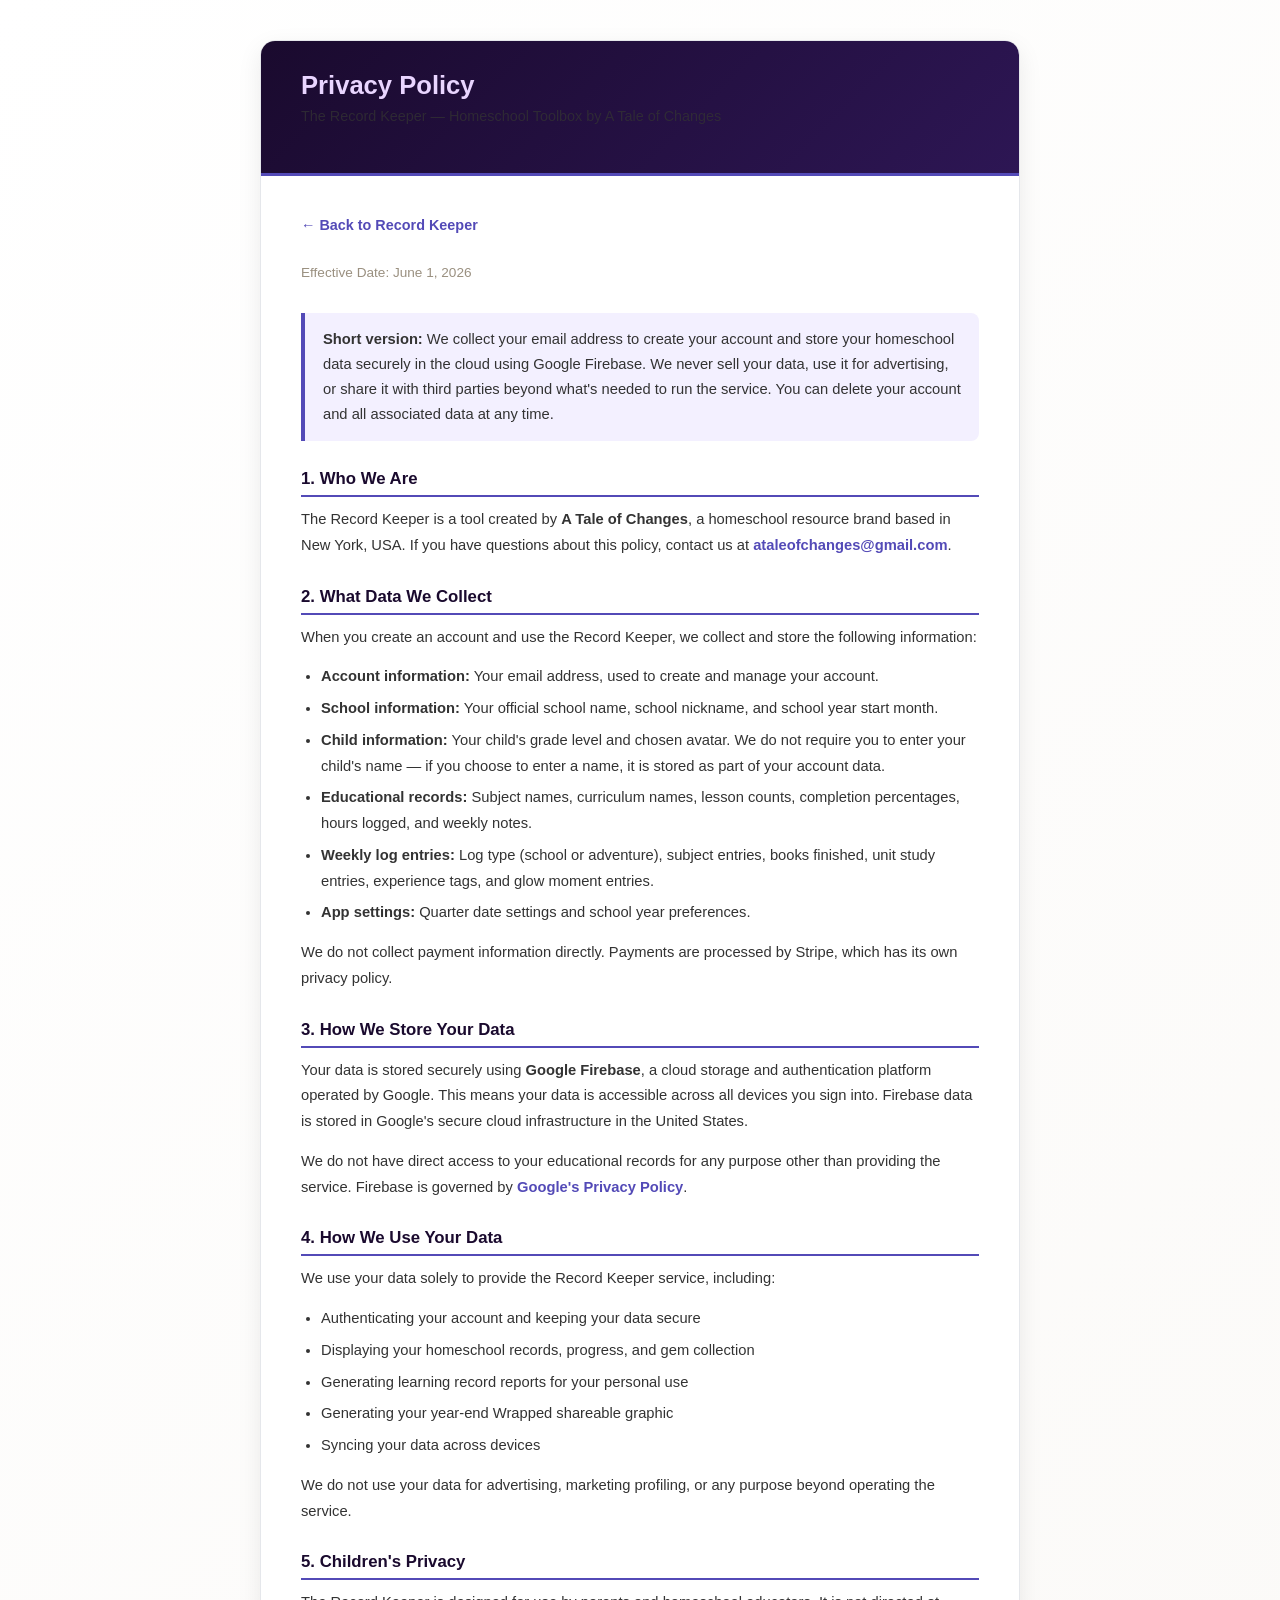
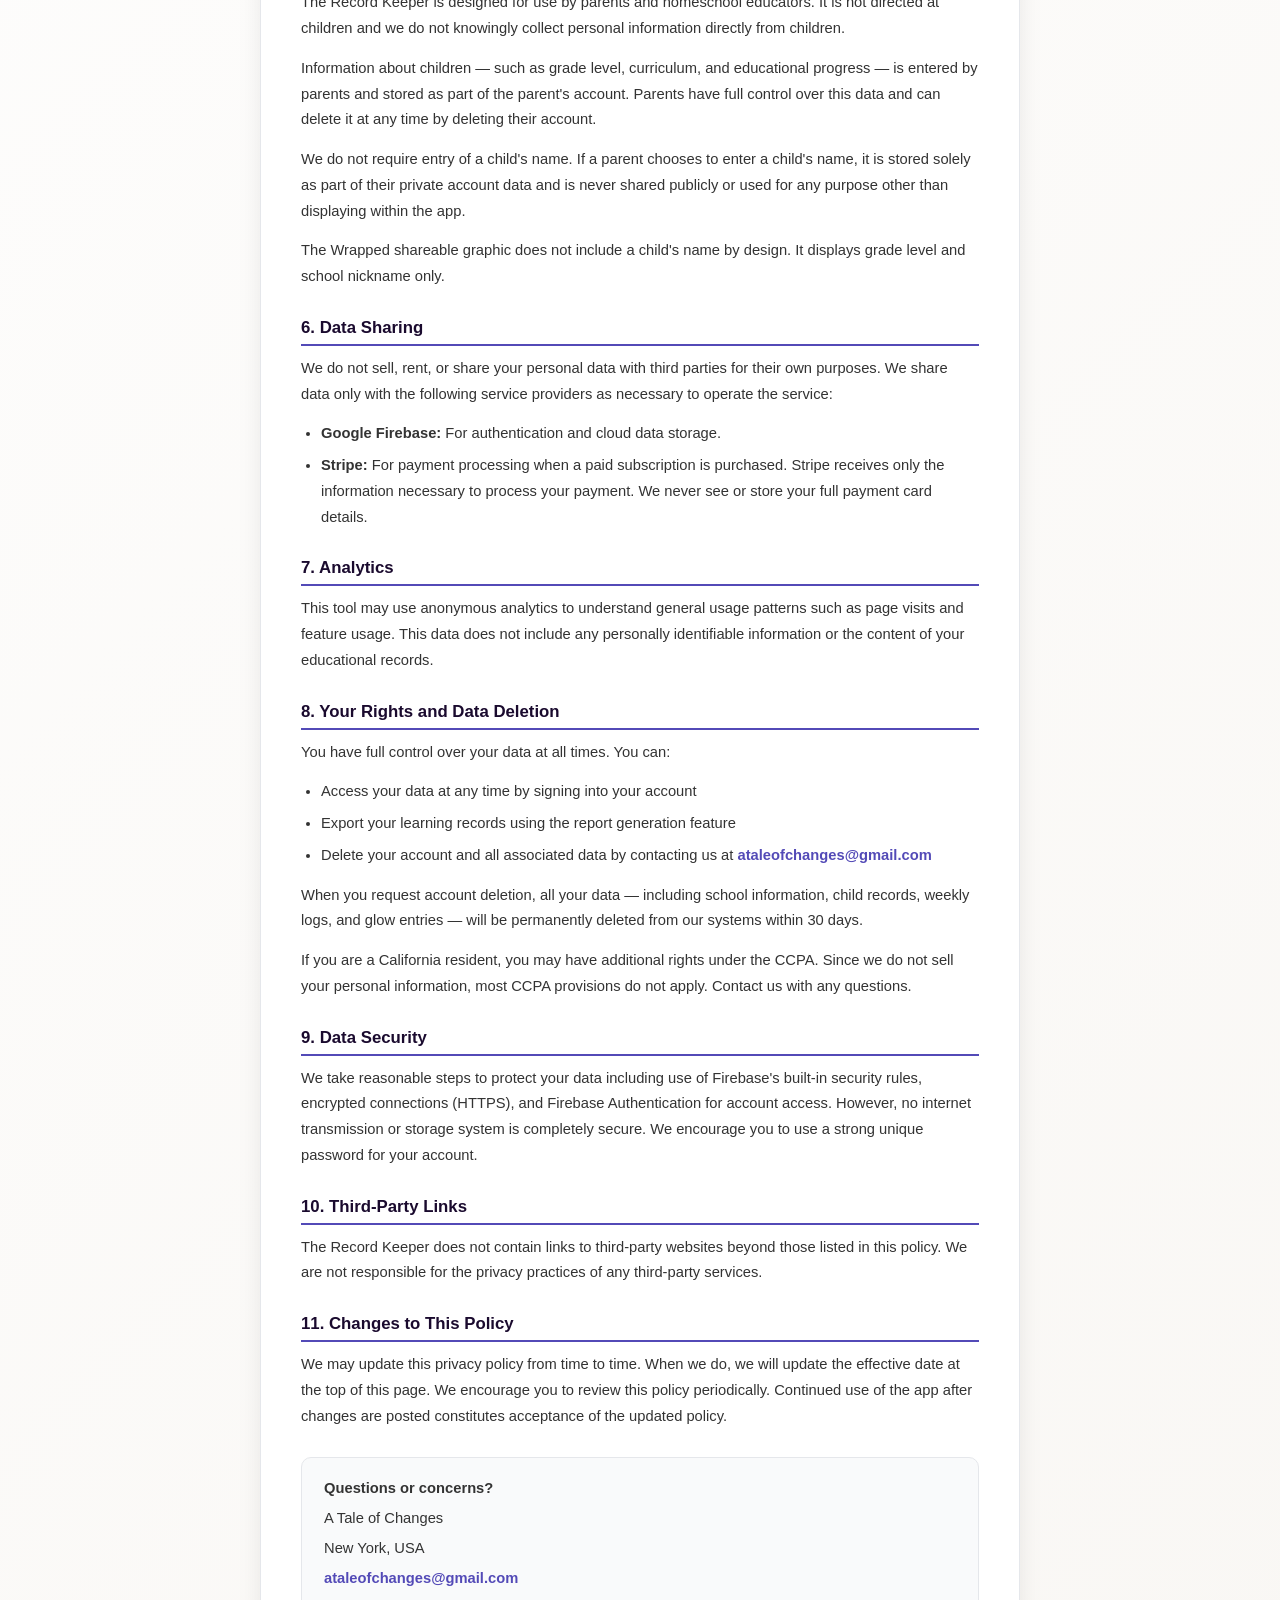
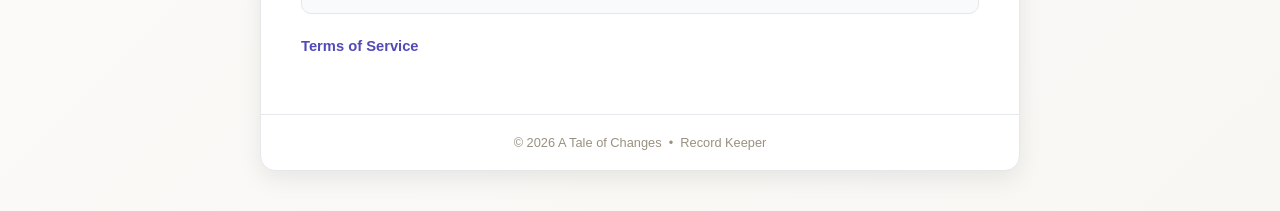
<file: privacy.html>
<!DOCTYPE html>
<html lang="en">
<head>
    <meta charset="UTF-8" />
    <meta name="viewport" content="width=device-width, initial-scale=1.0" />
    <title>Privacy Policy — The Record Keeper</title>
    <style>
        * { margin: 0; padding: 0; box-sizing: border-box; }
        body {
            font-family: 'Segoe UI', 'Trebuchet MS', sans-serif;
            background: linear-gradient(135deg, #ffffff 0%, #f9f7f4 100%);
            min-height: 100vh;
            padding: 40px 20px;
            color: #1a0a2e;
        }
        .container {
            max-width: 760px;
            margin: 0 auto;
            background: #fff;
            border-radius: 15px;
            box-shadow: 0 8px 24px rgba(0,0,0,0.08);
            border: 1px solid #e5e7eb;
            overflow: hidden;
        }
        header {
            background: linear-gradient(135deg, #1a0a2e 0%, #2d1654 100%);
            color: #e9d5ff;
            padding: 30px 40px;
            border-bottom: 3px solid #534AB7;
        }
        header h1 { font-size: 1.6em; font-weight: 700; margin-bottom: 4px; }
        header p { font-size: 0.9em; opacity: 0.75; }
        .content { padding: 40px; }
        .back-link {
            display: inline-block;
            margin-bottom: 28px;
            color: #534AB7;
            text-decoration: none;
            font-size: 0.9em;
            font-weight: 600;
        }
        .back-link:hover { text-decoration: underline; }
        .effective-date { font-size: 0.85em; color: #9a9080; margin-bottom: 28px; }
        h2 {
            font-size: 1.05em;
            font-weight: 700;
            color: #1a0a2e;
            margin-top: 28px;
            margin-bottom: 10px;
            padding-bottom: 6px;
            border-bottom: 2px solid #534AB7;
        }
        p { font-size: 0.92em; line-height: 1.75; color: #333; margin-bottom: 14px; }
        ul { margin: 0 0 14px 20px; }
        ul li { font-size: 0.92em; line-height: 1.75; color: #333; margin-bottom: 6px; }
        .highlight-box {
            background: #f3f0ff;
            border-left: 4px solid #534AB7;
            border-radius: 0 8px 8px 0;
            padding: 14px 18px;
            margin-bottom: 20px;
            font-size: 0.92em;
            color: #333;
            line-height: 1.7;
        }
        .contact-block {
            background: #f9fafb;
            border-radius: 10px;
            border: 1px solid #e5e7eb;
            padding: 18px 22px;
            margin-top: 28px;
        }
        .contact-block p { margin-bottom: 4px; }
        .contact-block a { color: #534AB7; text-decoration: none; font-weight: 600; }
        .contact-block a:hover { text-decoration: underline; }
        a { color: #534AB7; text-decoration: none; font-weight: 600; }
        a:hover { text-decoration: underline; }
        footer {
            text-align: center;
            padding: 20px 40px;
            font-size: 0.8em;
            color: #9a9080;
            border-top: 1px solid #e5e7eb;
        }
    </style>
</head>
<body>
<div class="container">

    <header>
        <h1>Privacy Policy</h1>
        <p>The Record Keeper — Homeschool Toolbox by A Tale of Changes</p>
    </header>

    <div class="content">
        <a href="index.html" class="back-link">&larr; Back to Record Keeper</a>

        <p class="effective-date">Effective Date: June 1, 2026</p>

        <div class="highlight-box">
            <strong>Short version:</strong> We collect your email address to create your account and store your homeschool data securely in the cloud using Google Firebase. We never sell your data, use it for advertising, or share it with third parties beyond what's needed to run the service. You can delete your account and all associated data at any time.
        </div>

        <h2>1. Who We Are</h2>
        <p>The Record Keeper is a tool created by <strong>A Tale of Changes</strong>, a homeschool resource brand based in New York, USA. If you have questions about this policy, contact us at <a href="mailto:ataleofchanges@gmail.com">ataleofchanges@gmail.com</a>.</p>

        <h2>2. What Data We Collect</h2>
        <p>When you create an account and use the Record Keeper, we collect and store the following information:</p>
        <ul>
            <li><strong>Account information:</strong> Your email address, used to create and manage your account.</li>
            <li><strong>School information:</strong> Your official school name, school nickname, and school year start month.</li>
            <li><strong>Child information:</strong> Your child's grade level and chosen avatar. We do not require you to enter your child's name — if you choose to enter a name, it is stored as part of your account data.</li>
            <li><strong>Educational records:</strong> Subject names, curriculum names, lesson counts, completion percentages, hours logged, and weekly notes.</li>
            <li><strong>Weekly log entries:</strong> Log type (school or adventure), subject entries, books finished, unit study entries, experience tags, and glow moment entries.</li>
            <li><strong>App settings:</strong> Quarter date settings and school year preferences.</li>
        </ul>
        <p>We do not collect payment information directly. Payments are processed by Stripe, which has its own privacy policy.</p>

        <h2>3. How We Store Your Data</h2>
        <p>Your data is stored securely using <strong>Google Firebase</strong>, a cloud storage and authentication platform operated by Google. This means your data is accessible across all devices you sign into. Firebase data is stored in Google's secure cloud infrastructure in the United States.</p>
        <p>We do not have direct access to your educational records for any purpose other than providing the service. Firebase is governed by <a href="https://firebase.google.com/support/privacy" target="_blank">Google's Privacy Policy</a>.</p>

        <h2>4. How We Use Your Data</h2>
        <p>We use your data solely to provide the Record Keeper service, including:</p>
        <ul>
            <li>Authenticating your account and keeping your data secure</li>
            <li>Displaying your homeschool records, progress, and gem collection</li>
            <li>Generating learning record reports for your personal use</li>
            <li>Generating your year-end Wrapped shareable graphic</li>
            <li>Syncing your data across devices</li>
        </ul>
        <p>We do not use your data for advertising, marketing profiling, or any purpose beyond operating the service.</p>

        <h2>5. Children's Privacy</h2>
        <p>The Record Keeper is designed for use by parents and homeschool educators. It is not directed at children and we do not knowingly collect personal information directly from children.</p>
        <p>Information about children — such as grade level, curriculum, and educational progress — is entered by parents and stored as part of the parent's account. Parents have full control over this data and can delete it at any time by deleting their account.</p>
        <p>We do not require entry of a child's name. If a parent chooses to enter a child's name, it is stored solely as part of their private account data and is never shared publicly or used for any purpose other than displaying within the app.</p>
        <p>The Wrapped shareable graphic does not include a child's name by design. It displays grade level and school nickname only.</p>

        <h2>6. Data Sharing</h2>
        <p>We do not sell, rent, or share your personal data with third parties for their own purposes. We share data only with the following service providers as necessary to operate the service:</p>
        <ul>
            <li><strong>Google Firebase:</strong> For authentication and cloud data storage.</li>
            <li><strong>Stripe:</strong> For payment processing when a paid subscription is purchased. Stripe receives only the information necessary to process your payment. We never see or store your full payment card details.</li>
        </ul>

        <h2>7. Analytics</h2>
        <p>This tool may use anonymous analytics to understand general usage patterns such as page visits and feature usage. This data does not include any personally identifiable information or the content of your educational records.</p>

        <h2>8. Your Rights and Data Deletion</h2>
        <p>You have full control over your data at all times. You can:</p>
        <ul>
            <li>Access your data at any time by signing into your account</li>
            <li>Export your learning records using the report generation feature</li>
            <li>Delete your account and all associated data by contacting us at <a href="mailto:ataleofchanges@gmail.com">ataleofchanges@gmail.com</a></li>
        </ul>
        <p>When you request account deletion, all your data — including school information, child records, weekly logs, and glow entries — will be permanently deleted from our systems within 30 days.</p>
        <p>If you are a California resident, you may have additional rights under the CCPA. Since we do not sell your personal information, most CCPA provisions do not apply. Contact us with any questions.</p>

        <h2>9. Data Security</h2>
        <p>We take reasonable steps to protect your data including use of Firebase's built-in security rules, encrypted connections (HTTPS), and Firebase Authentication for account access. However, no internet transmission or storage system is completely secure. We encourage you to use a strong unique password for your account.</p>

        <h2>10. Third-Party Links</h2>
        <p>The Record Keeper does not contain links to third-party websites beyond those listed in this policy. We are not responsible for the privacy practices of any third-party services.</p>

        <h2>11. Changes to This Policy</h2>
        <p>We may update this privacy policy from time to time. When we do, we will update the effective date at the top of this page. We encourage you to review this policy periodically. Continued use of the app after changes are posted constitutes acceptance of the updated policy.</p>

        <div class="contact-block">
            <p><strong>Questions or concerns?</strong></p>
            <p>A Tale of Changes</p>
            <p>New York, USA</p>
            <p><a href="mailto:ataleofchanges@gmail.com">ataleofchanges@gmail.com</a></p>
        </div>

        <p style="margin-top:20px;">
            <a href="terms.html">Terms of Service</a>
        </p>

    </div>

    <footer>
        &copy; 2026 A Tale of Changes &nbsp;&bull;&nbsp; Record Keeper
    </footer>

</div>
</body>
</html>
</file>
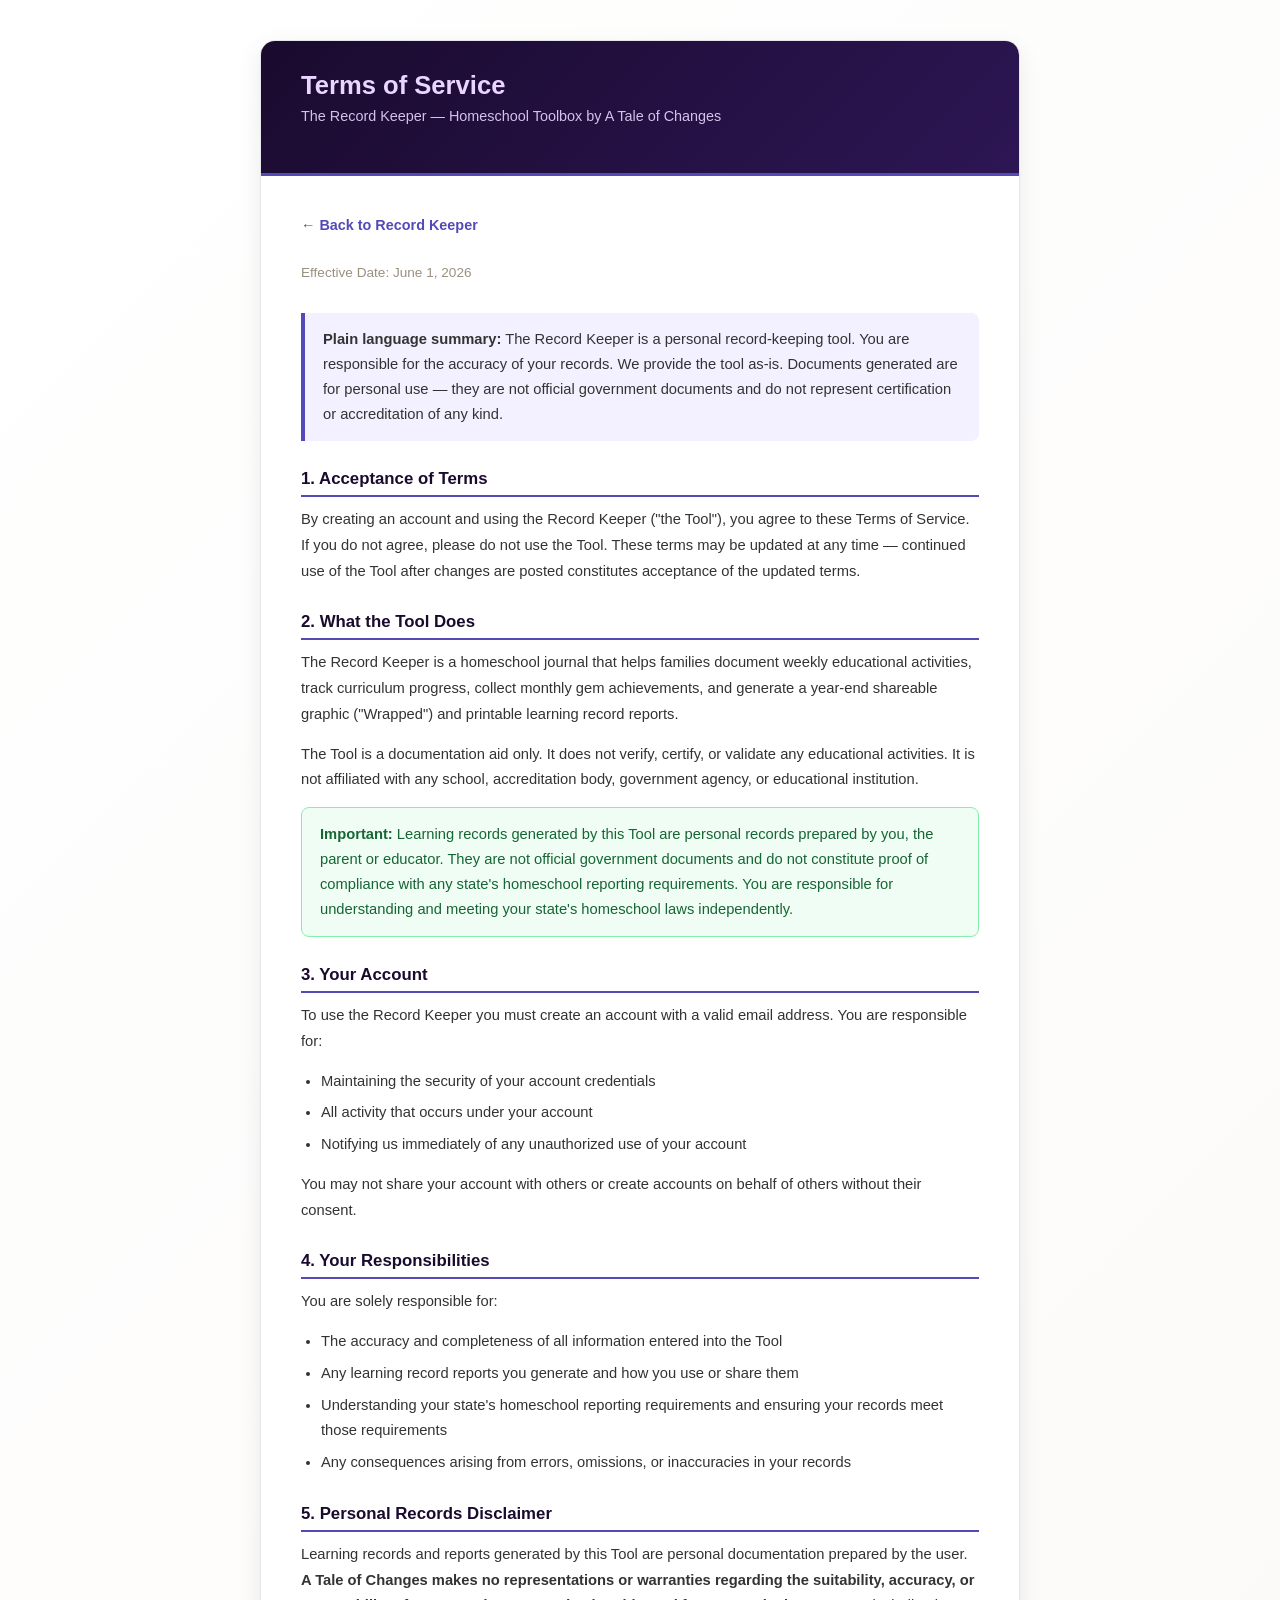
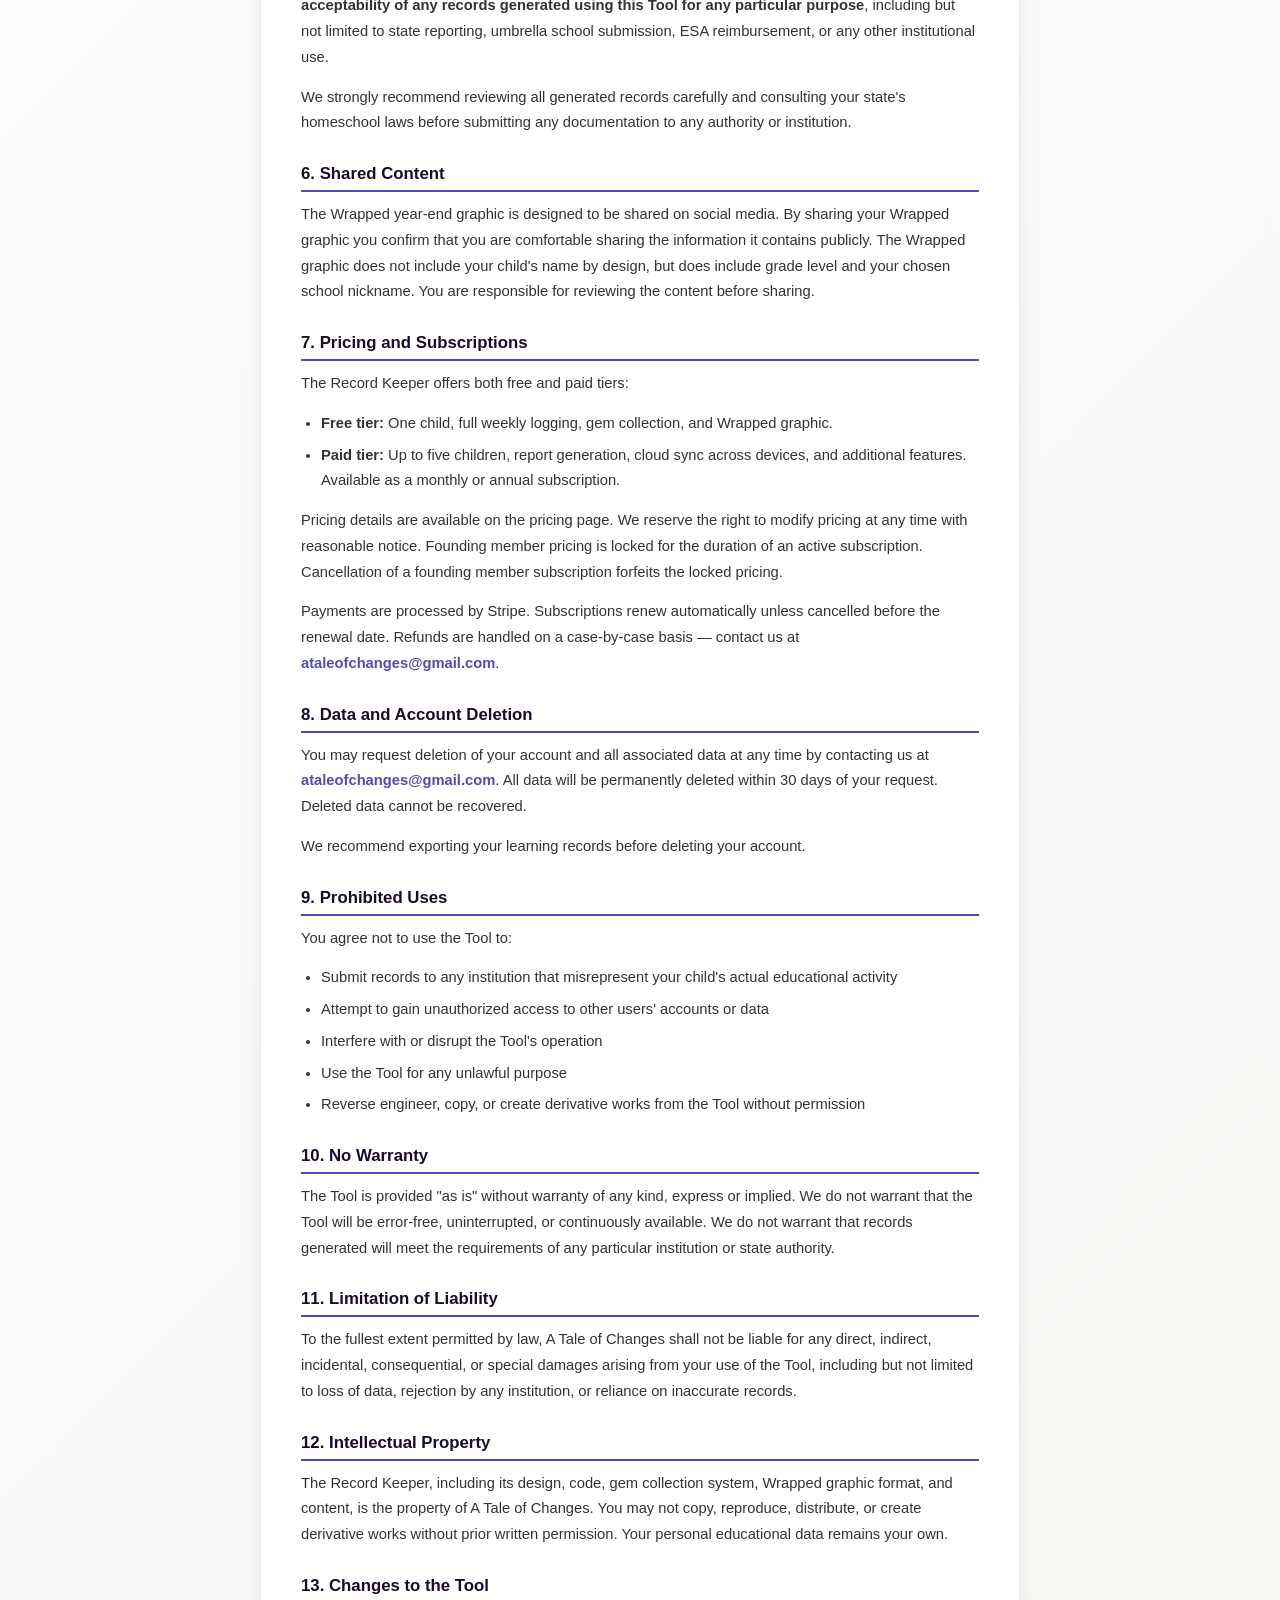
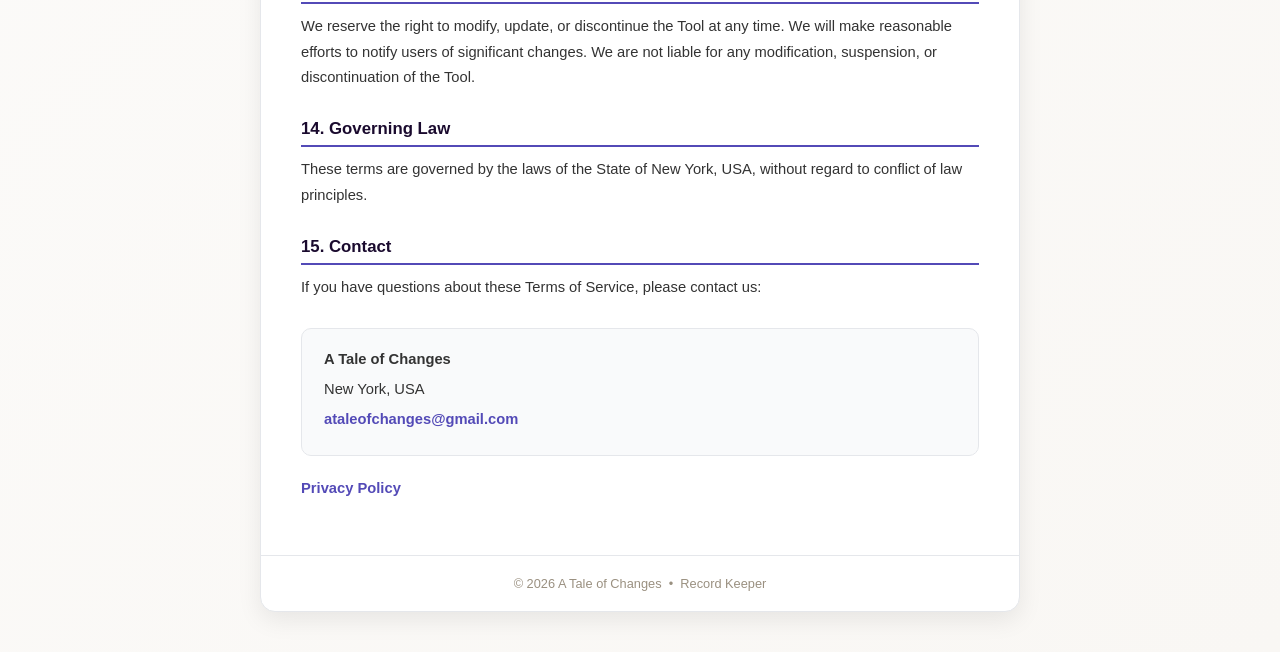
<file: terms.html>
<!DOCTYPE html>
<html lang="en">
<head>
    <meta charset="UTF-8" />
    <meta name="viewport" content="width=device-width, initial-scale=1.0" />
    <title>Terms of Service — The Record Keeper</title>
    <style>
        * { margin: 0; padding: 0; box-sizing: border-box; }
        body {
            font-family: 'Segoe UI', 'Trebuchet MS', sans-serif;
            background: linear-gradient(135deg, #ffffff 0%, #f9f7f4 100%);
            min-height: 100vh;
            padding: 40px 20px;
            color: #1a0a2e;
        }
        .container {
            max-width: 760px;
            margin: 0 auto;
            background: #fff;
            border-radius: 15px;
            box-shadow: 0 8px 24px rgba(0,0,0,0.08);
            border: 1px solid #e5e7eb;
            overflow: hidden;
        }
        header {
            background: linear-gradient(135deg, #1a0a2e 0%, #2d1654 100%);
            color: #e9d5ff;
            padding: 30px 40px;
            border-bottom: 3px solid #534AB7;
        }
        header h1 { font-size: 1.6em; font-weight: 700; margin-bottom: 4px; }
        header p { font-size: 0.9em; opacity: 0.90; color: #e9d5ff; }
        .content { padding: 40px; }
        .back-link {
            display: inline-block;
            margin-bottom: 28px;
            color: #534AB7;
            text-decoration: none;
            font-size: 0.9em;
            font-weight: 600;
        }
        .back-link:hover { text-decoration: underline; }
        .effective-date { font-size: 0.85em; color: #9a9080; margin-bottom: 28px; }
        h2 {
            font-size: 1.05em;
            font-weight: 700;
            color: #1a0a2e;
            margin-top: 28px;
            margin-bottom: 10px;
            padding-bottom: 6px;
            border-bottom: 2px solid #534AB7;
        }
        p { font-size: 0.92em; line-height: 1.75; color: #333; margin-bottom: 14px; }
        ul { margin: 0 0 14px 20px; }
        ul li { font-size: 0.92em; line-height: 1.75; color: #333; margin-bottom: 6px; }
        .highlight-box {
            background: #f3f0ff;
            border-left: 4px solid #534AB7;
            border-radius: 0 8px 8px 0;
            padding: 14px 18px;
            margin-bottom: 20px;
            font-size: 0.92em;
            color: #333;
            line-height: 1.7;
        }
        .info-box {
            background: #f0fdf4;
            border: 1px solid #86efac;
            border-radius: 8px;
            padding: 14px 18px;
            margin-bottom: 20px;
            font-size: 0.92em;
            color: #166534;
            line-height: 1.7;
        }
        .contact-block {
            background: #f9fafb;
            border-radius: 10px;
            border: 1px solid #e5e7eb;
            padding: 18px 22px;
            margin-top: 28px;
        }
        .contact-block p { margin-bottom: 4px; }
        .contact-block a { color: #534AB7; text-decoration: none; font-weight: 600; }
        .contact-block a:hover { text-decoration: underline; }
        a { color: #534AB7; text-decoration: none; font-weight: 600; }
        a:hover { text-decoration: underline; }
        footer {
            text-align: center;
            padding: 20px 40px;
            font-size: 0.8em;
            color: #9a9080;
            border-top: 1px solid #e5e7eb;
        }
    </style>
</head>
<body>
<div class="container">

    <header>
        <h1>Terms of Service</h1>
        <p>The Record Keeper — Homeschool Toolbox by A Tale of Changes</p>
    </header>

    <div class="content">
        <a href="index.html" class="back-link">&larr; Back to Record Keeper</a>

        <p class="effective-date">Effective Date: June 1, 2026</p>

        <div class="highlight-box">
            <strong>Plain language summary:</strong> The Record Keeper is a personal record-keeping tool. You are responsible for the accuracy of your records. We provide the tool as-is. Documents generated are for personal use — they are not official government documents and do not represent certification or accreditation of any kind.
        </div>

        <h2>1. Acceptance of Terms</h2>
        <p>By creating an account and using the Record Keeper ("the Tool"), you agree to these Terms of Service. If you do not agree, please do not use the Tool. These terms may be updated at any time — continued use of the Tool after changes are posted constitutes acceptance of the updated terms.</p>

        <h2>2. What the Tool Does</h2>
        <p>The Record Keeper is a homeschool journal that helps families document weekly educational activities, track curriculum progress, collect monthly gem achievements, and generate a year-end shareable graphic ("Wrapped") and printable learning record reports.</p>
        <p>The Tool is a documentation aid only. It does not verify, certify, or validate any educational activities. It is not affiliated with any school, accreditation body, government agency, or educational institution.</p>

        <div class="info-box">
            <strong>Important:</strong> Learning records generated by this Tool are personal records prepared by you, the parent or educator. They are not official government documents and do not constitute proof of compliance with any state's homeschool reporting requirements. You are responsible for understanding and meeting your state's homeschool laws independently.
        </div>

        <h2>3. Your Account</h2>
        <p>To use the Record Keeper you must create an account with a valid email address. You are responsible for:</p>
        <ul>
            <li>Maintaining the security of your account credentials</li>
            <li>All activity that occurs under your account</li>
            <li>Notifying us immediately of any unauthorized use of your account</li>
        </ul>
        <p>You may not share your account with others or create accounts on behalf of others without their consent.</p>

        <h2>4. Your Responsibilities</h2>
        <p>You are solely responsible for:</p>
        <ul>
            <li>The accuracy and completeness of all information entered into the Tool</li>
            <li>Any learning record reports you generate and how you use or share them</li>
            <li>Understanding your state's homeschool reporting requirements and ensuring your records meet those requirements</li>
            <li>Any consequences arising from errors, omissions, or inaccuracies in your records</li>
        </ul>

        <h2>5. Personal Records Disclaimer</h2>
        <p>Learning records and reports generated by this Tool are personal documentation prepared by the user. <strong>A Tale of Changes makes no representations or warranties regarding the suitability, accuracy, or acceptability of any records generated using this Tool for any particular purpose</strong>, including but not limited to state reporting, umbrella school submission, ESA reimbursement, or any other institutional use.</p>
        <p>We strongly recommend reviewing all generated records carefully and consulting your state's homeschool laws before submitting any documentation to any authority or institution.</p>

        <h2>6. Shared Content</h2>
        <p>The Wrapped year-end graphic is designed to be shared on social media. By sharing your Wrapped graphic you confirm that you are comfortable sharing the information it contains publicly. The Wrapped graphic does not include your child's name by design, but does include grade level and your chosen school nickname. You are responsible for reviewing the content before sharing.</p>

        <h2>7. Pricing and Subscriptions</h2>
        <p>The Record Keeper offers both free and paid tiers:</p>
        <ul>
            <li><strong>Free tier:</strong> One child, full weekly logging, gem collection, and Wrapped graphic.</li>
            <li><strong>Paid tier:</strong> Up to five children, report generation, cloud sync across devices, and additional features. Available as a monthly or annual subscription.</li>
        </ul>
        <p>Pricing details are available on the pricing page. We reserve the right to modify pricing at any time with reasonable notice. Founding member pricing is locked for the duration of an active subscription. Cancellation of a founding member subscription forfeits the locked pricing.</p>
        <p>Payments are processed by Stripe. Subscriptions renew automatically unless cancelled before the renewal date. Refunds are handled on a case-by-case basis — contact us at <a href="mailto:ataleofchanges@gmail.com">ataleofchanges@gmail.com</a>.</p>

        <h2>8. Data and Account Deletion</h2>
        <p>You may request deletion of your account and all associated data at any time by contacting us at <a href="mailto:ataleofchanges@gmail.com">ataleofchanges@gmail.com</a>. All data will be permanently deleted within 30 days of your request. Deleted data cannot be recovered.</p>
        <p>We recommend exporting your learning records before deleting your account.</p>

        <h2>9. Prohibited Uses</h2>
        <p>You agree not to use the Tool to:</p>
        <ul>
            <li>Submit records to any institution that misrepresent your child's actual educational activity</li>
            <li>Attempt to gain unauthorized access to other users' accounts or data</li>
            <li>Interfere with or disrupt the Tool's operation</li>
            <li>Use the Tool for any unlawful purpose</li>
            <li>Reverse engineer, copy, or create derivative works from the Tool without permission</li>
        </ul>

        <h2>10. No Warranty</h2>
        <p>The Tool is provided "as is" without warranty of any kind, express or implied. We do not warrant that the Tool will be error-free, uninterrupted, or continuously available. We do not warrant that records generated will meet the requirements of any particular institution or state authority.</p>

        <h2>11. Limitation of Liability</h2>
        <p>To the fullest extent permitted by law, A Tale of Changes shall not be liable for any direct, indirect, incidental, consequential, or special damages arising from your use of the Tool, including but not limited to loss of data, rejection by any institution, or reliance on inaccurate records.</p>

        <h2>12. Intellectual Property</h2>
        <p>The Record Keeper, including its design, code, gem collection system, Wrapped graphic format, and content, is the property of A Tale of Changes. You may not copy, reproduce, distribute, or create derivative works without prior written permission. Your personal educational data remains your own.</p>

        <h2>13. Changes to the Tool</h2>
        <p>We reserve the right to modify, update, or discontinue the Tool at any time. We will make reasonable efforts to notify users of significant changes. We are not liable for any modification, suspension, or discontinuation of the Tool.</p>

        <h2>14. Governing Law</h2>
        <p>These terms are governed by the laws of the State of New York, USA, without regard to conflict of law principles.</p>

        <h2>15. Contact</h2>
        <p>If you have questions about these Terms of Service, please contact us:</p>

        <div class="contact-block">
            <p><strong>A Tale of Changes</strong></p>
            <p>New York, USA</p>
            <p><a href="mailto:ataleofchanges@gmail.com">ataleofchanges@gmail.com</a></p>
        </div>

        <p style="margin-top:20px;">
            <a href="privacy.html">Privacy Policy</a>
        </p>

    </div>

    <footer>
        &copy; 2026 A Tale of Changes &nbsp;&bull;&nbsp; Record Keeper
    </footer>

</div>
</body>
</html>
</file>
